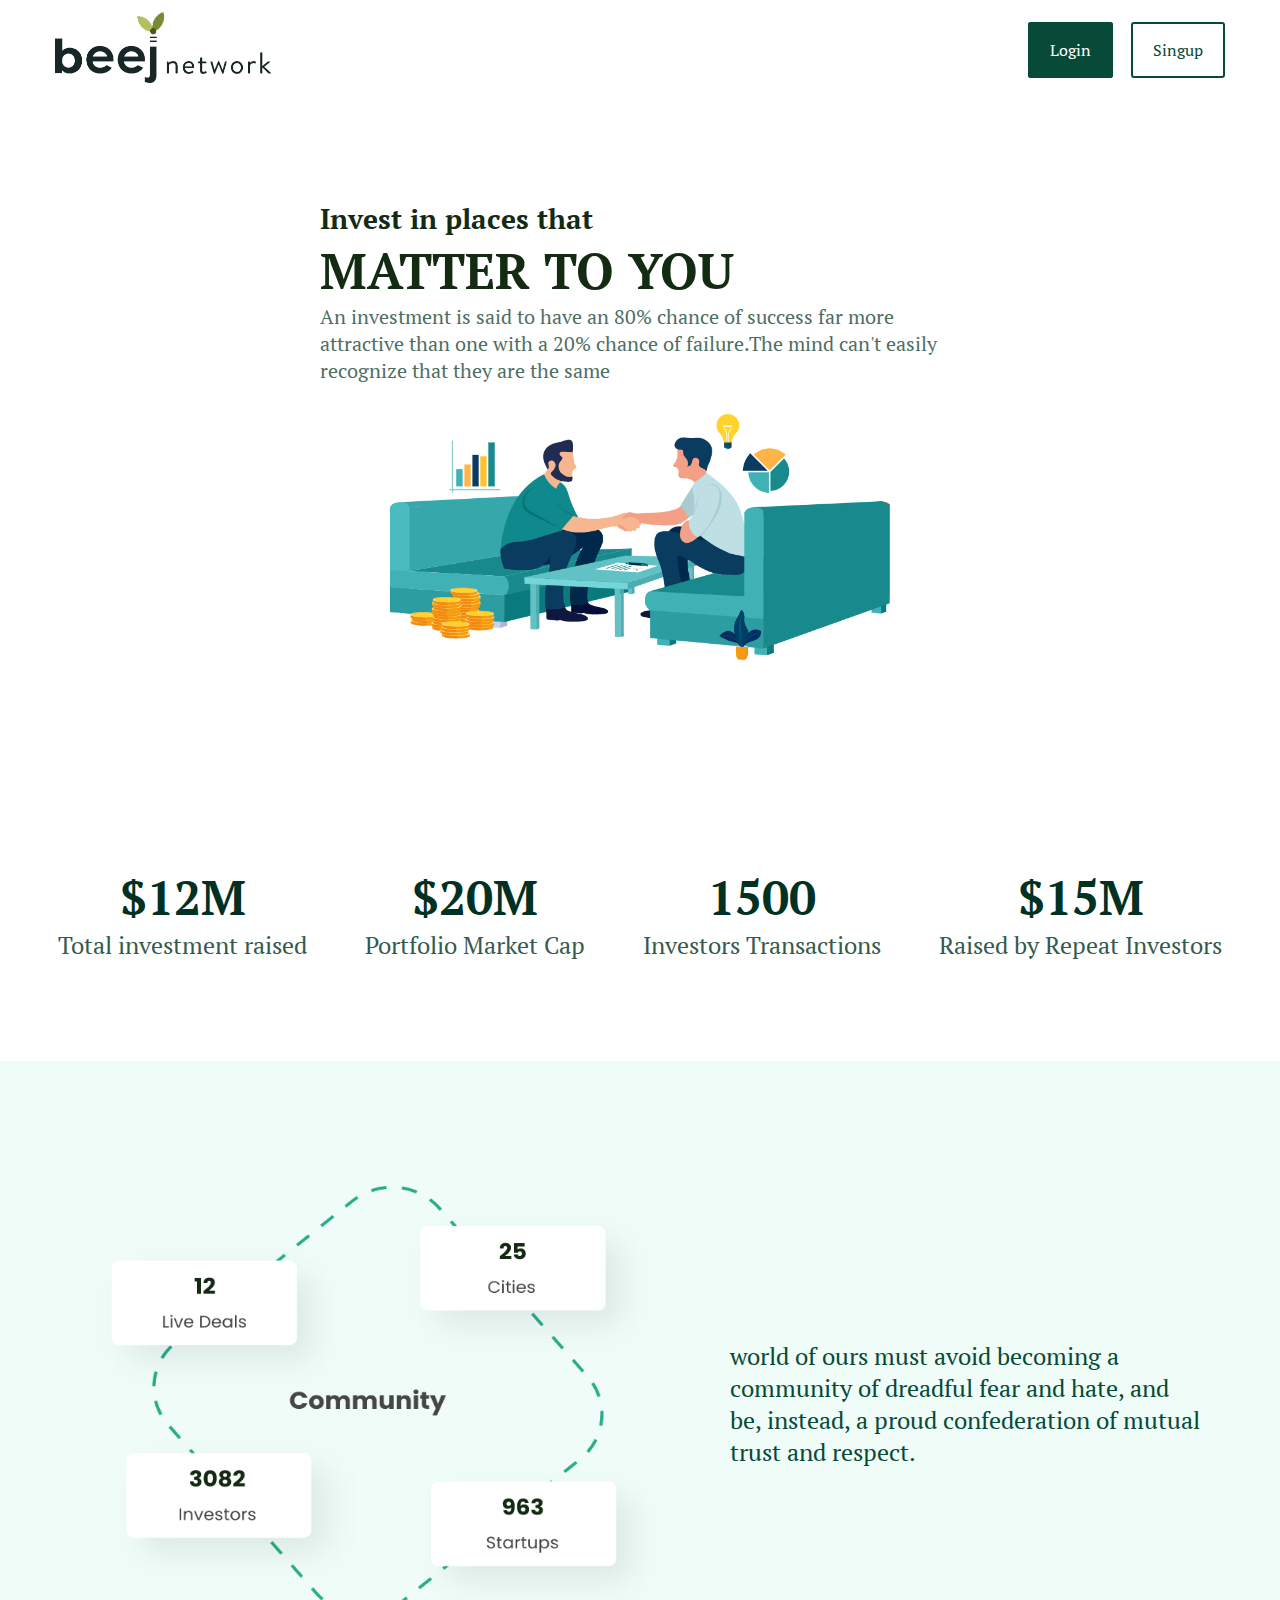
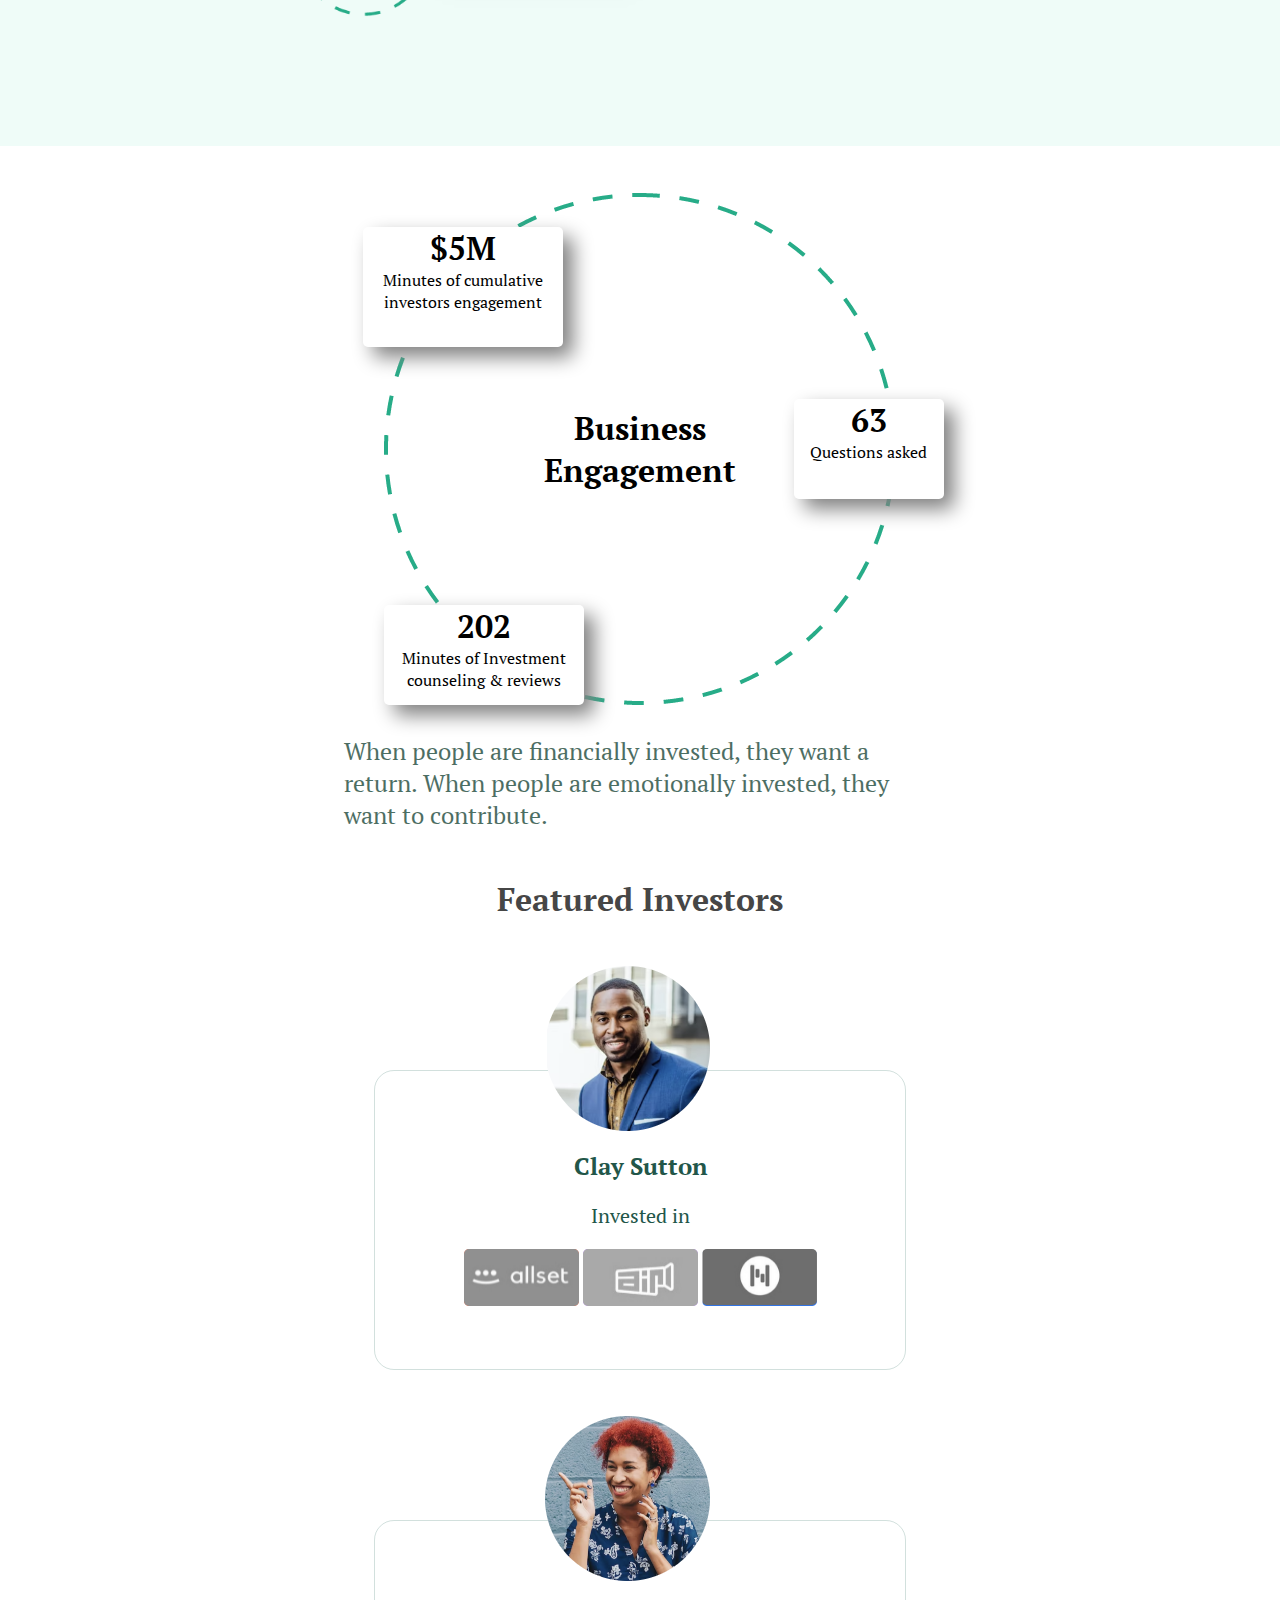
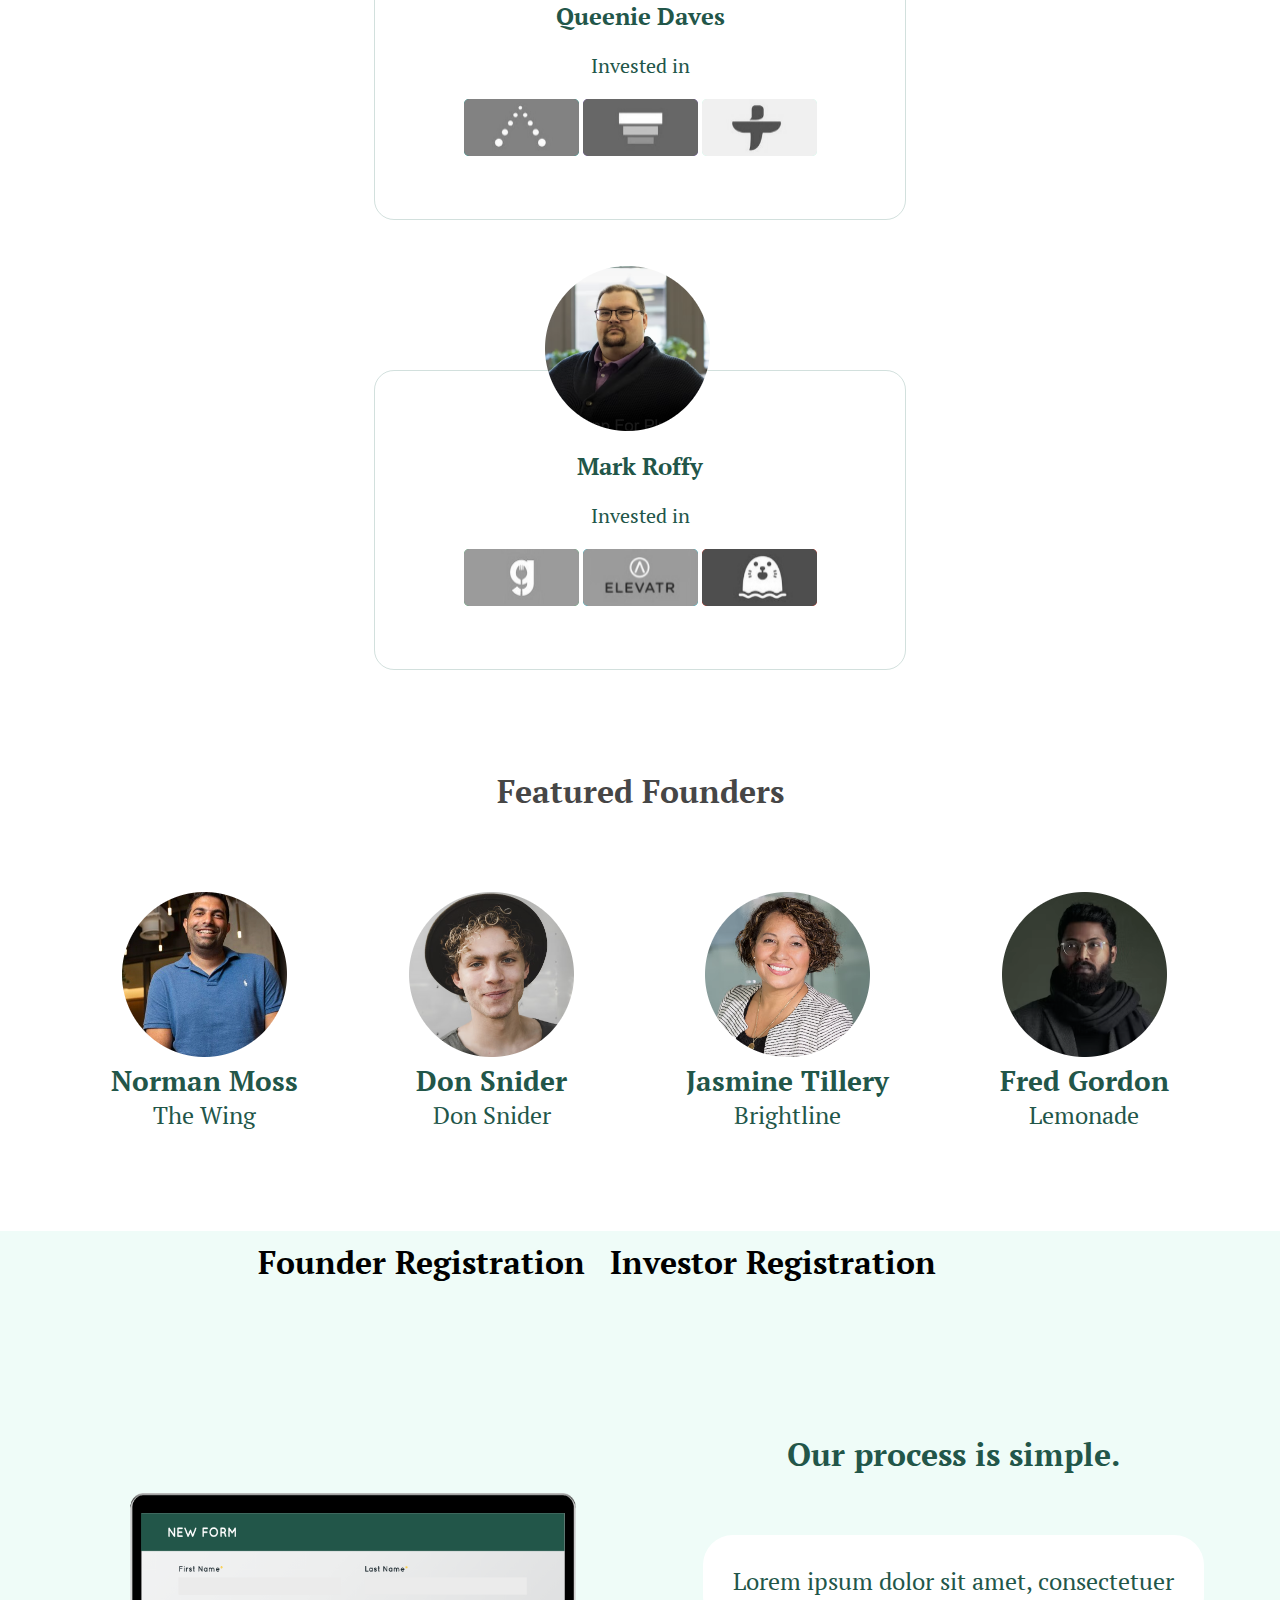
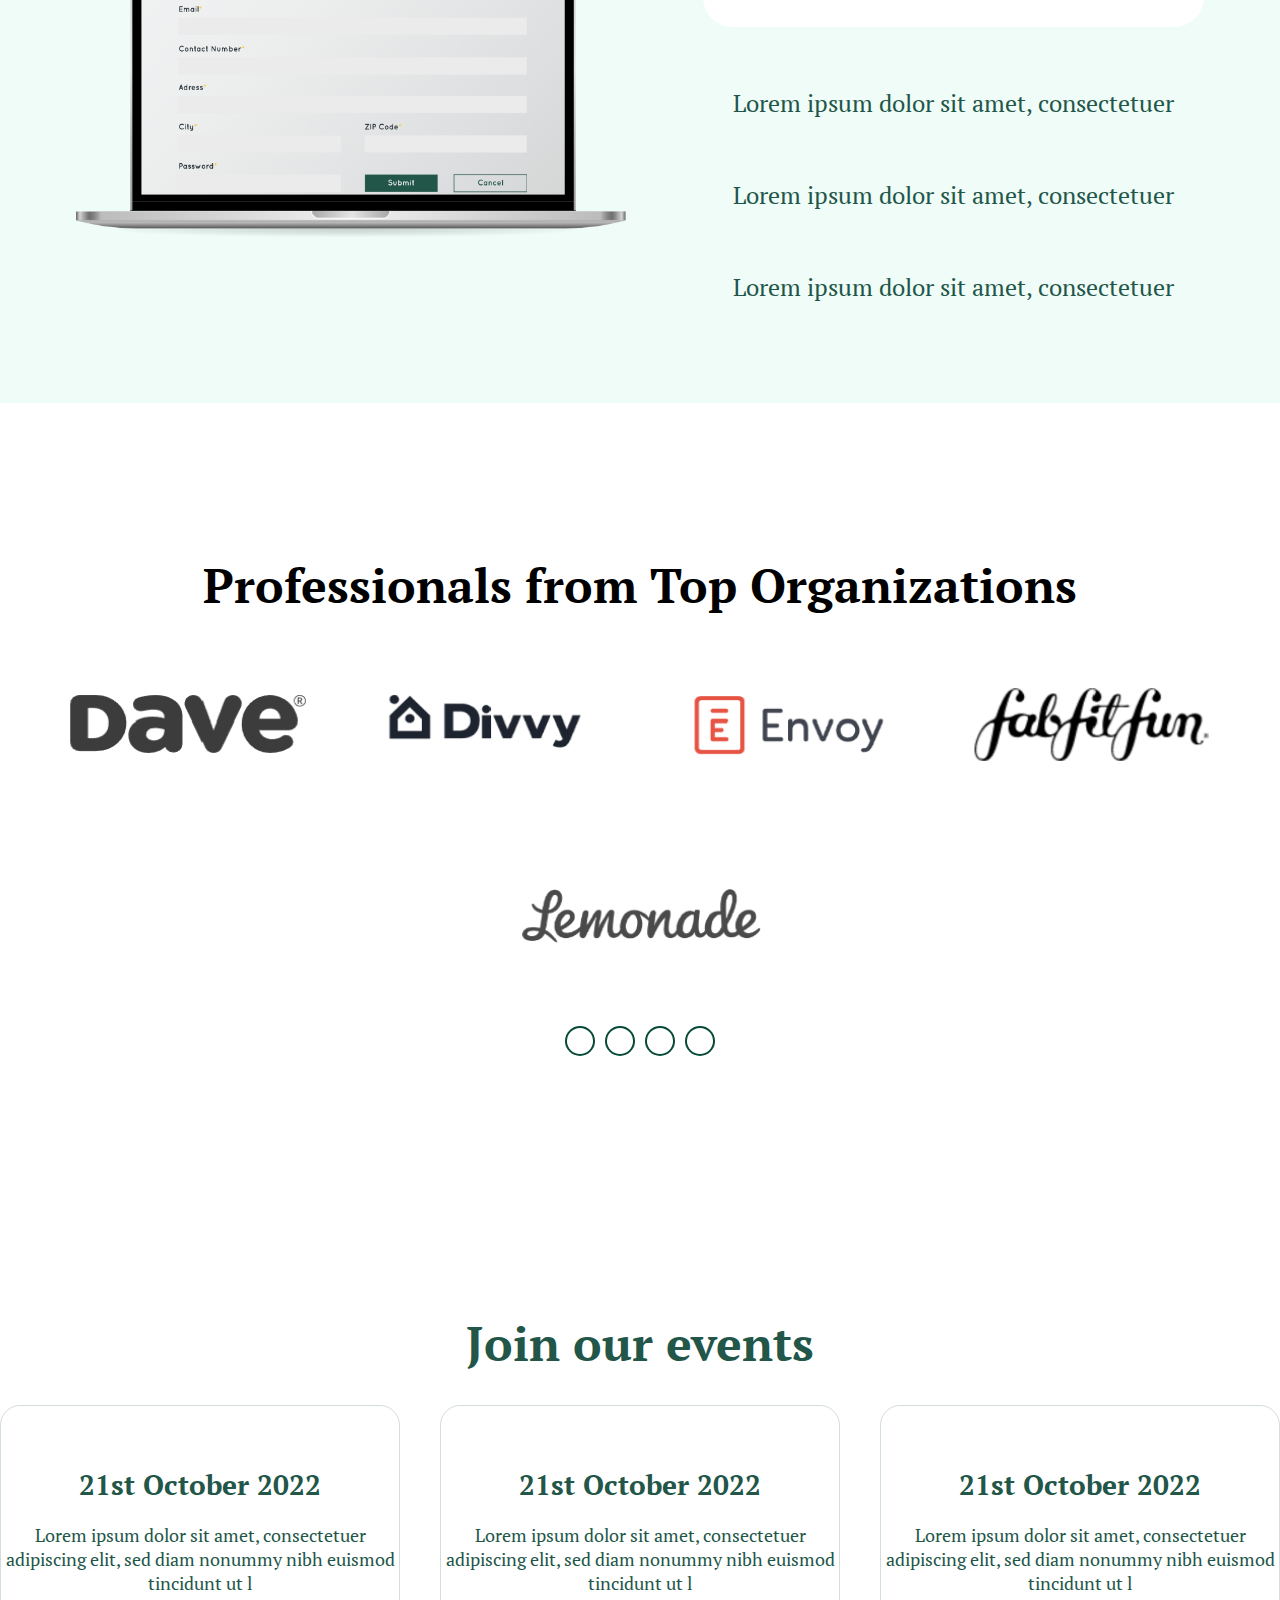
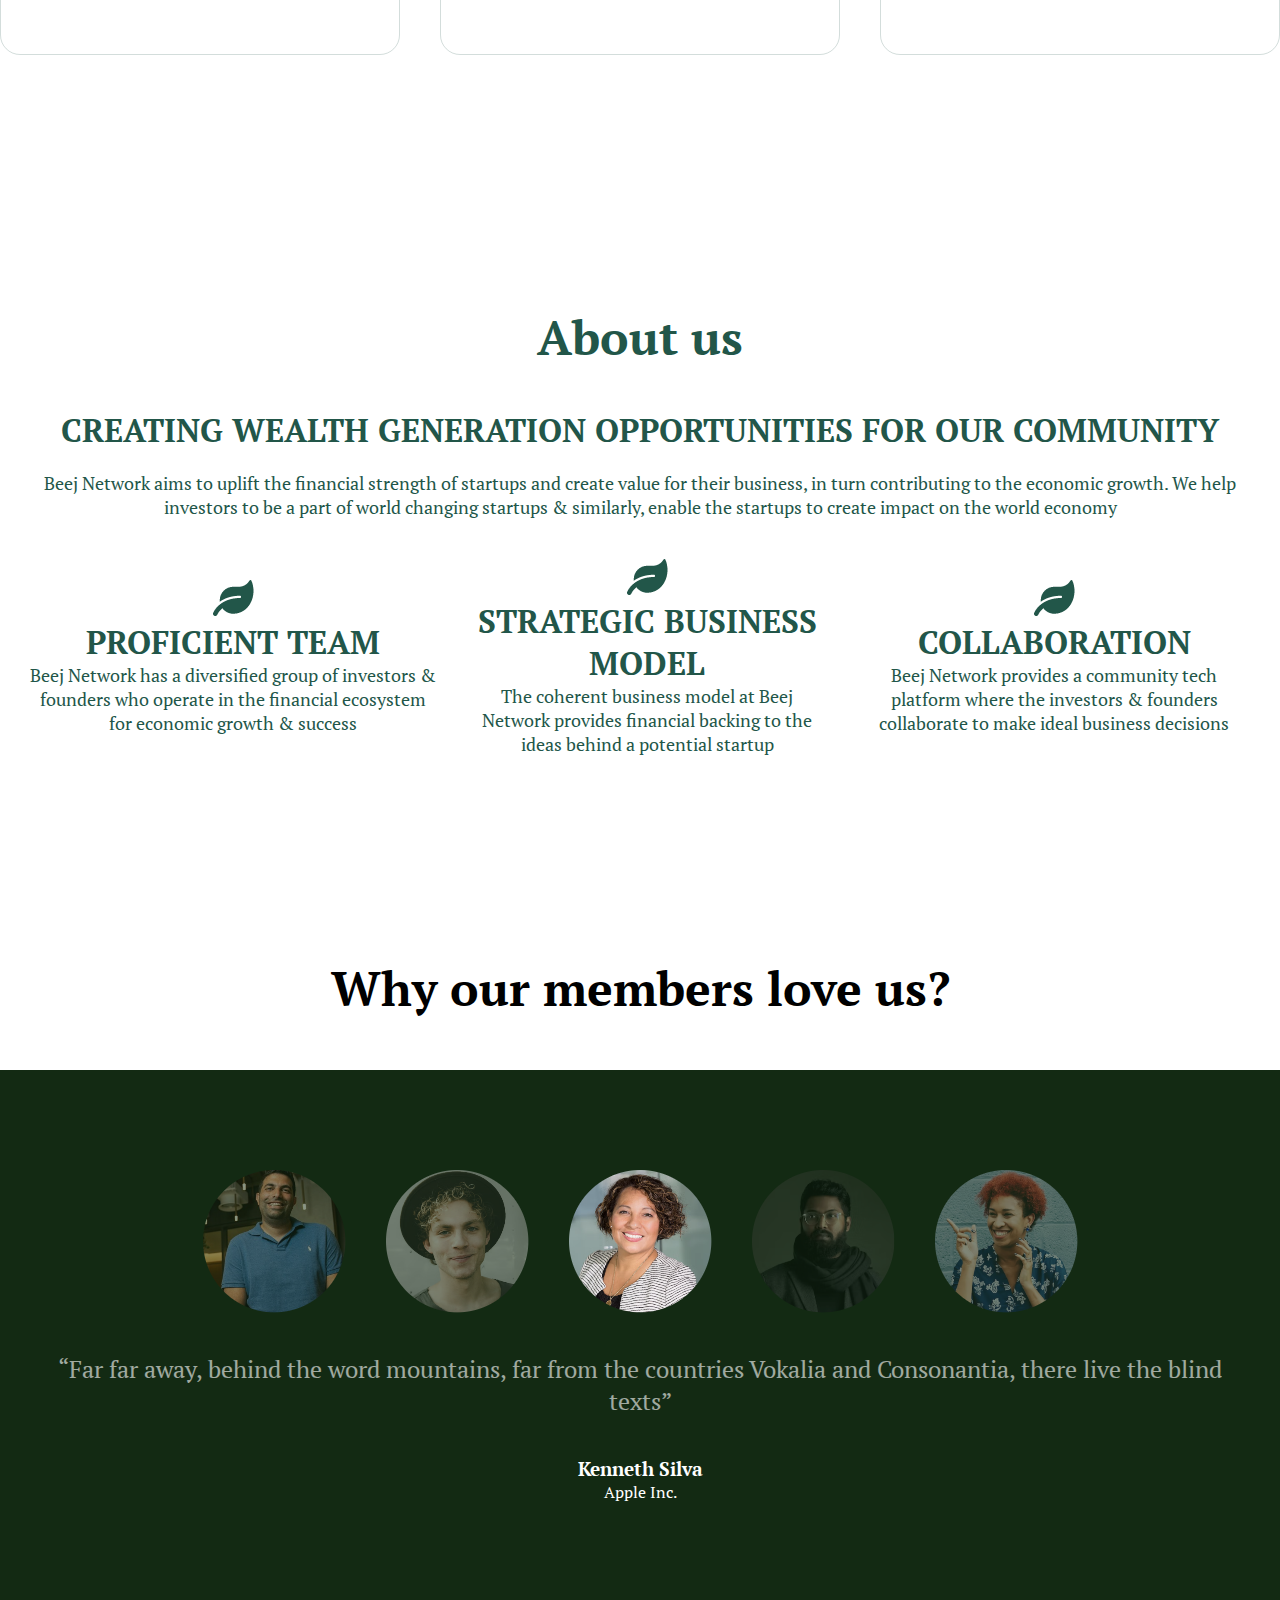
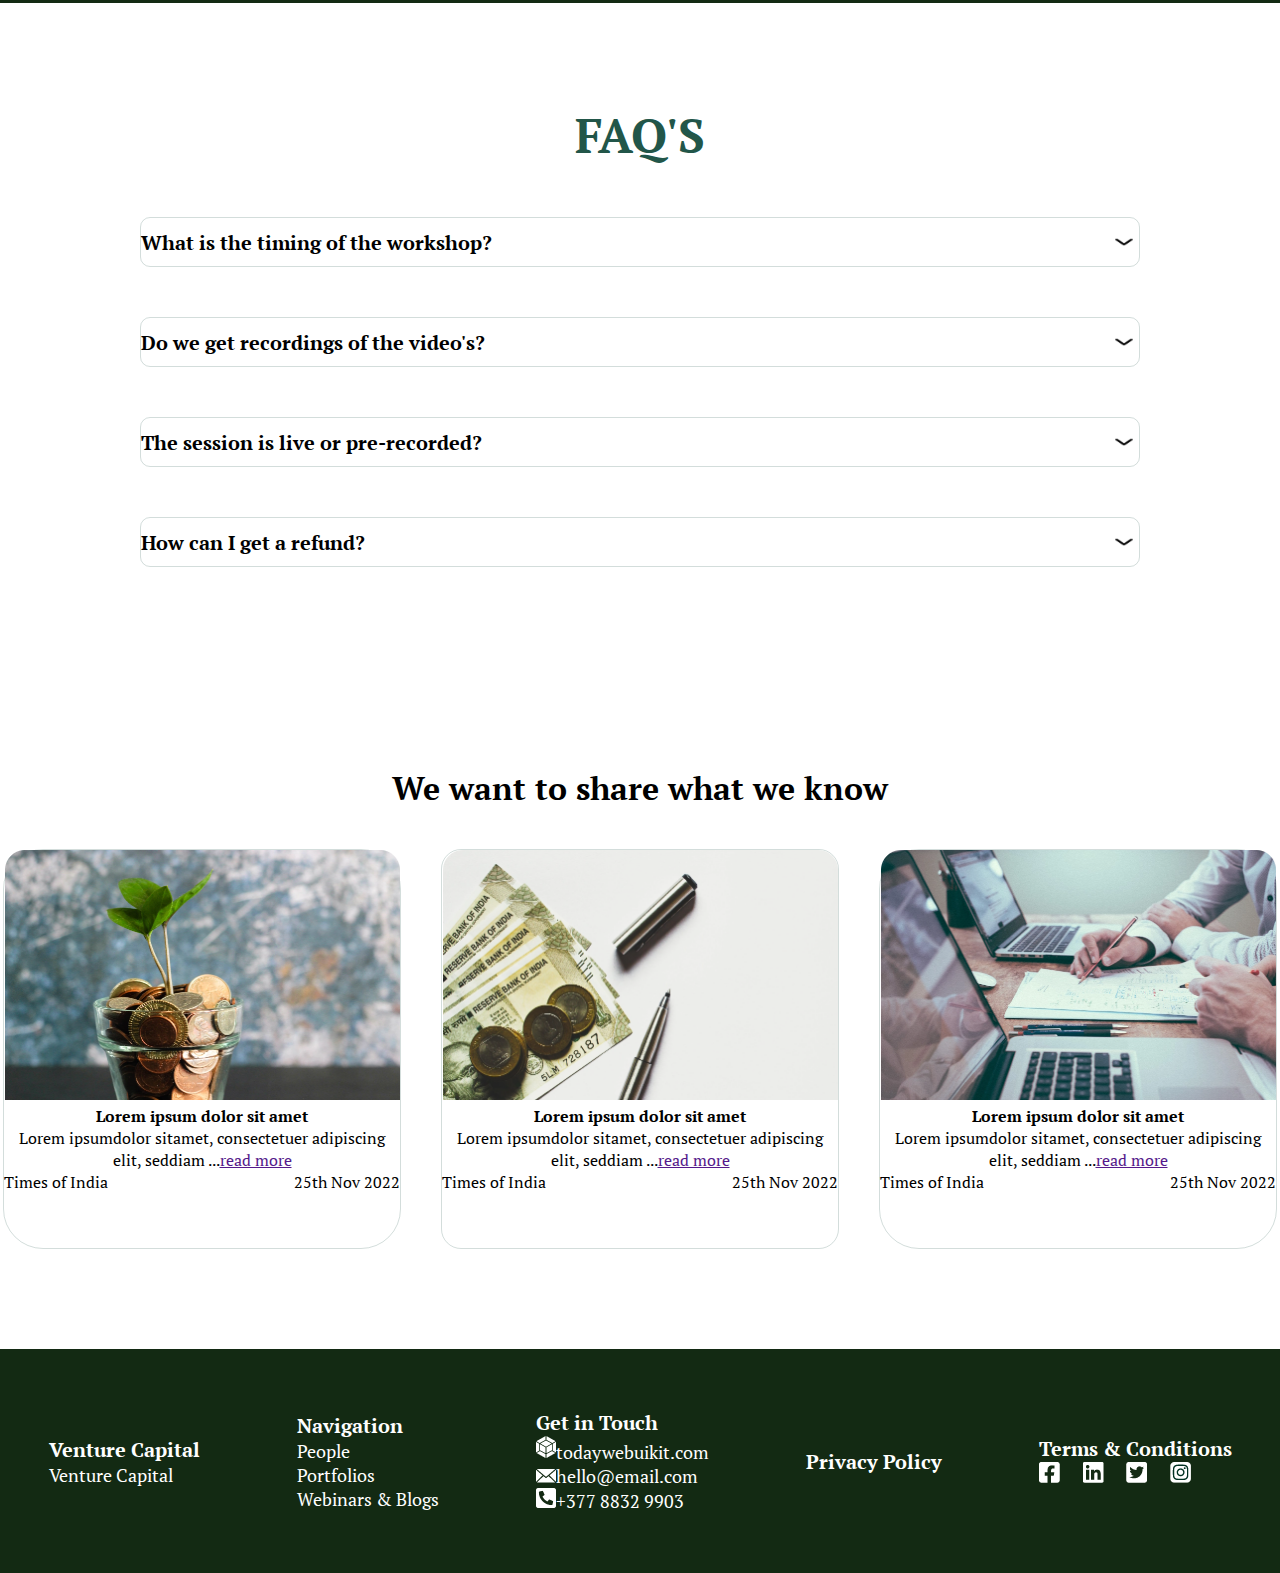
<file: index.html>
<!DOCTYPE html>
<html lang="en">
  <head>
    <meta charset="UTF-8" />
    <meta name="viewport" content="width=device-width, initial-scale=1.0" />
    <title>Document</title>
    <link rel="stylesheet" href="styles.css" />
    <link rel="preconnect" href="https://fonts.googleapis.com" />
    <link rel="preconnect" href="https://fonts.gstatic.com" crossorigin />
    <link
      href="https://fonts.googleapis.com/css2?family=PT+Serif&display=swap"
      rel="stylesheet"
    />
  </head>
  <body>
    <!-- navbar -->
    <div class="navbar">
      <div class="logo">
        <img
          src="/images/MicrosoftTeams-image__27_-removebg-preview.png"
          alt="logo"/>
      </div>
      <div class="bar">
        <div class="login">
          <a href="#">Login</a>
        </div>
        <div class="signup">
          <a href="#">Singup</a>
        </div>
        </div>
        <div class="burger">
          <div class="line1"></div>
          <div class="line2"></div>
          <div class="line3"></div>
        </div>
    </div>
    <!-- start of page -->
    <div class="box">
      <div class="box1">
        <h3>Invest in places that</h3>
        <h1>MATTER TO YOU</h1>
        <p>
          An investment is said to have an 80% chance of success far more
          attractive than one with a 20% chance of failure.The mind can't easily
          recognize that they are the same
        </p>
      </div>
      <div class="box2">
        <img src="/images/Group 16425.png" alt="group meet" />
      </div>
    </div>
    <!-- numbers -->
    <div class="numbers">
      <div class="num1">
        <h1>$12M</h1>
        <p>Total investment raised</p>
      </div>
      <div class="num2">
        <h1>$20M</h1>
        <p>Portfolio Market Cap</p>
      </div>
      <div class="num3">
        <h1>1500</h1>
        <p>Investors Transactions</p>
      </div>
      <div class="num4">
        <h1>$15M</h1>
        <p>Raised by Repeat Investors</p>
      </div>
    </div>
    <!-- community -->
    <div class="community">
      <div class="com1">
        <img src="/images/Group 16908.png" alt="community" />
      </div>
      <div class="com2">
        <p>
          world of ours must avoid becoming a community of dreadful fear and
          hate, and be, instead, a proud confederation of mutual trust and
          respect.
        </p>
      </div>
    </div>
    <!-- business -->
    <div class="business">
      <div class="bus1">
        <p>
          When people are financially invested, they want a return. When people
          are emotionally invested, they want to contribute.
        </p>
      </div>
      <div class="bus2">
        <!-- <img src="/images/Ellipse 34.png" alt="cricle"> -->
        <h1 class="Engagement">Business<br />Engagement</h1>
        <div class="bus3">
          <h1 class="Engagement1">$5M</h1>
          <p class="Engagement2">Minutes of cumulative investors engagement</p>
        </div>
        <div class="bus4">
          <h1 class="Engagement1">202</h1>
          <p class="Engagement2">Minutes of Investment counseling & reviews</p>
        </div>
        <div class="bus5">
          <h1 class="Engagement1">63</h1>
          <p class="Engagement2">Questions asked</p>
        </div>
      </div>
    </div>
    <!-- <h1>Featured Investors</h1> -->
    <div class="heading1">
      <h1>Featured Investors</h1>
    </div>
    <div class="investors">
      <div class="inv1">
        <div class="inv11">
          <img src="/images/Mask Group 5.png" alt="mark" />
        </div>
        <h1 class="tag">Clay Sutton</h1>
        <p class="tag1">Invested in</p>
        <div class="box11">
          <img src="/images/Component 324 – 1.png" alt="#" />
          <img src="/images/Component 325 – 1.png" alt="#" />
          <img src="images/Component 323 – 1.png" alt="#" />
        </div>
      </div>
      <div class="inv2">
        <div class="inv22">
          <img src="/images/Mask Group 6.png" alt="" />
        </div>
        <h1 class="tag">Queenie Daves</h1>
        <p class="tag1">Invested in</p>
        <div class="box22">
          <img src="/images/Component 326 – 1.png" alt="" />
          <img src="/images/Component 327 – 1.png" alt="" />
          <img src="/images/Component 328 – 1.png" alt="" />
        </div>
      </div>
      <div class="inv3">
        <div class="inv33">
          <img src="/images/Mask Group 7.png" alt="" />
        </div>
        <h1 class="tag">Mark Roffy</h1>
        <p class="tag1">Invested in</p>
        <div class="box33">
          <img src="/images/Component 329 – 1.png" alt="" />
          <img src="/images/Component 331 – 1.png" alt="" />
          <img src="/images/Component 332 – 1.png" alt="" />
        </div>
      </div>
    </div>
    <!-- Featured founders -->

    <div class="heading2">
      <h1>Featured Founders</h1>
    </div>

    <div class="founders">
      <div class="found1">
        <img class="found11" src="/images/Mask Group 11.png" alt="" />
        <h1 class="tag2">Norman Moss</h1>
        <p class="tag3">The Wing</p>
      </div>
      <div class="found2">
        <img class="found11" src="/images/Mask Group 10.png" alt="" />
        <h1 class="tag2">Don Snider</h1>
        <p class="tag3">Don Snider</p>
      </div>
      <div class="found3">
        <img class="found11" src="/images/Mask Group 9.png" alt="" />
        <h1 class="tag2">Jasmine Tillery</h1>
        <p class="tag3">Brightline</p>
      </div>
      <div class="found4">
        <img class="found11" src="/images/Mask Group 8.png" alt="" />
        <h1 class="tag2">Fred Gordon</h1>
        <p class="tag3">Lemonade</p>
      </div>
    </div>
    <!-- founders registration  -->
    <div class="founderregistration">
      <div class="heading3">
        <h1>Founder Registration</h1>
        <h1>Investor Registration</h1>
      </div>
      <div class="registration">
        <div class="reg1">
          <img src="/images/newlaptop.c0b64fb40e500ca07fe4.png" alt="" />
        </div>
        <div class="reg2">
          <h1>Our process is simple.</h1>
          <div class="reg22">
            <p>Lorem ipsum dolor sit amet, consectetuer</p>
          </div>
          <p>Lorem ipsum dolor sit amet, consectetuer</p>
          <p>Lorem ipsum dolor sit amet, consectetuer</p>
          <p>Lorem ipsum dolor sit amet, consectetuer</p>
        </div>
      </div>
    </div>
    <!-- Professionals from Top Organizations -->
    <div class="prof">
      <h1>Professionals from Top Organizations</h1>
      <div class="prof1">
        <img src="/images/Mask Group 21.png" alt="" />
        <img src="/images/Mask Group 22.png" alt="" />
        <img src="/images/Mask Group 23.png" alt="" />
        <img src="/images/Mask Group 24.png" alt="" />
        <img src="/images/Mask Group 25.png" alt="" />
      </div>
      <div class="prof2">
        <div class="prof22"></div>
        <div class="prof22"></div>
        <div class="prof22"></div>
        <div class="prof22"></div>
      </div>
    </div>
    <!-- Join our events -->
    <div class="join">
      <h1 class="tag4">Join our events</h1>
      <div class="join1">
        <div class="event1">
          <h1 class="tag5">21st October 2022</h1>
          <p class="tag6">
            Lorem ipsum dolor sit amet, consectetuer adipiscing elit, sed diam
            nonummy nibh euismod tincidunt ut l
          </p>
        </div>
        <div class="event2">
          <h1 class="tag5">21st October 2022</h1>
          <p class="tag6">
            Lorem ipsum dolor sit amet, consectetuer adipiscing elit, sed diam
            nonummy nibh euismod tincidunt ut l
          </p>
        </div>
        <div class="event3">
          <h1 class="tag5">21st October 2022</h1>
          <p class="tag6">
            Lorem ipsum dolor sit amet, consectetuer adipiscing elit, sed diam
            nonummy nibh euismod tincidunt ut l
          </p>
        </div>
      </div>
    </div>
    <!-- About us -->
    <div class="about">
      <div class="us1">
        <h1 class="tag7">About us</h1>
      </div>
      <div class="us2">
        <h1 class="tag8">
          CREATING WEALTH GENERATION OPPORTUNITIES FOR OUR COMMUNITY
        </h1>
        <p class="tag9">
          Beej Network aims to uplift the financial strength of startups and
          create value for their business, in turn contributing to the economic
          growth. We help investors to be a part of world changing startups &
          similarly, enable the startups to create impact on the world economy
        </p>
      </div>
      <div class="us3">
        <div class="us4">
          <img class="tag10" src="/images/Icon awesome-leaf.png" alt="" />
          <h1 class="tag8">PROFICIENT TEAM</h1>
          <p class="tag9">
            Beej Network has a diversified group of investors & founders who
            operate in the financial ecosystem for economic growth & success
          </p>
        </div>
        <div class="us5">
          <img class="tag10" src="/images/Icon awesome-leaf.png" alt="" />
          <h1 class="tag8">STRATEGIC BUSINESS MODEL</h1>
          <p class="tag9">
            The coherent business model at Beej Network provides financial
            backing to the ideas behind a potential startup
          </p>
        </div>
        <div class="us6">
          <img class="tag10" src="/images/Icon awesome-leaf.png" alt="" />
          <h1 class="tag8">COLLABORATION</h1>
          <p class="tag9">
            Beej Network provides a community tech platform where the investors
            & founders collaborate to make ideal business decisions
          </p>
        </div>
      </div>
    </div>
    <!-- Why our members love us? -->
    <div class="heading4">
      <h1>Why our members love us?</h1>
    </div>
    <div class="love">
      <div class="love1">
        <img class="love4" src="/images/Mask Group 40.png" alt="" />
        <img class="love4" src="/images/Mask Group 41.png" alt="" />
        <img class="love4" src="/images/Mask Group 42.png" alt="" />
        <img class="love4" src="/images/Mask Group 43.png" alt="" />
        <img class="love4" src="/images/Mask Group 44.png" alt="" />
      </div>
      <div class="love2">
        <p>
          “Far far away, behind the word mountains, far from the countries
          Vokalia and Consonantia, there live the blind texts”
        </p>
      </div>
      <div class="love3">
        <h3>Kenneth Silva</h3>
        <p>Apple Inc.</p>
      </div>
    </div>
    <!-- FAQ'S -->
    <div class="faq">
      <h1>FAQ'S</h1>
      <div class="faq1">
        <h2 class="tag12">What is the timing of the workshop?</h2>
        <img class="tag11" src="/images/down.png" alt="" />
      </div>
      <div class="faq2">
        <h2 class="tag12">Do we get recordings of the video's?</h2>
        <img class="tag11" src="/images/down.png" alt="" />
      </div>
      <div class="faq3">
        <h2 class="tag12">The session is live or pre-recorded?</h2>
        <img class="tag11" src="/images/down.png" alt="" />
      </div>
      <div class="faq4">
        <h2 class="tag12">How can I get a refund?</h2>
        <img class="tag11" src="/images/down.png" alt="" />
      </div>
    </div>
    <!-- We want to share what we know -->
    <div class="share">
      <h1>We want to share what we know</h1>
      <div class="share1">
        <div class="share2">
          <img class="tag13" src="/images/Mask Group 66.png" alt="" />
          <h4>Lorem ipsum dolor sit amet</h4>
          <p>
            Lorem ipsumdolor sitamet, consectetuer adipiscing elit, seddiam
            ...<a href="">read more</a>
          </p>
          <div class="share5">
            <p>Times of India</p>
            <p>25th Nov 2022</p>
          </div>
        </div>
        <div class="share3">
          <img class="tag13" src="/images/Mask Group 65.png" alt="" />
          <h4>Lorem ipsum dolor sit amet</h4>
          <p>
            Lorem ipsumdolor sitamet, consectetuer adipiscing elit, seddiam
            ...<a href="">read more</a>
          </p>
          <div class="share5">
            <p>Times of India</p>
            <p>25th Nov 2022</p>
          </div>
        </div>
        <div class="share4">
          <img class="tag13" src="/images/Mask Group 64.png" alt="" />
          <h4>Lorem ipsum dolor sit amet</h4>
          <p>
            Lorem ipsumdolor sitamet, consectetuer adipiscing elit, seddiam
            ...<a href="">read more</a>
          </p>
          <div class="share5">
            <p>Times of India</p>
            <p>25th Nov 2022</p>
          </div>
        </div>
      </div>
    </div>
     <!-- footer -->
     <div class="footer">
      <div class="footer1">
        <h4>Venture Capital</h4>
        <p>Venture Capital</p>
      </div>
      <div class="footer2">
        <h4>Navigation</h4>
        <p>People</p>
        <p>Portfolios</p>
        <p>Webinars & Blogs</p>
      </div>
      <div class="footer3">
        <h4>Get in Touch</h4>
        <p><img src="/images/Icon simple-webpack.png" alt="#">todaywebuikit.com</p>
        <p><img src="/images/Icon zocial-email.png" alt="#">hello@email.com</p>
        <p><img src="/images/Icon awesome-phone-square-alt.png" alt="">+377 8832 9903</p>
      </div>
      <div class="footer4">
        <h4>Privacy Policy</h4>
      </div>
      <div class="footer5">
        <h4>Terms & Conditions</h4>
        <img src="/images/Group 31.png" alt="#">
      </div>
     </div>
     <section>
      <div></div>
     </section>
  </body>
</html>
</file>
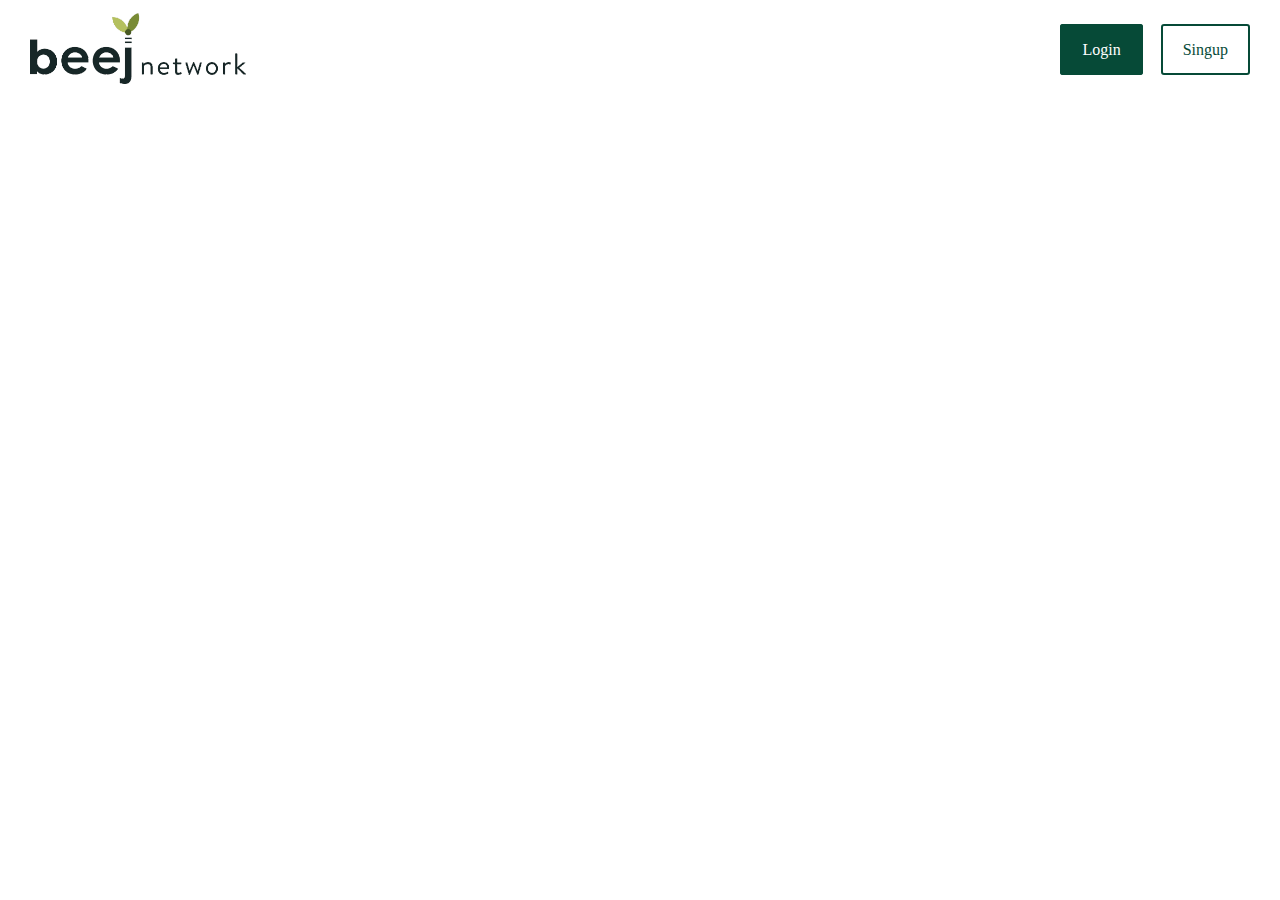
<file: index1.html>
<!DOCTYPE html>
<html lang="en">
  <head>
    <meta charset="UTF-8" />
    <meta name="viewport" content="width=device-width, initial-scale=1.0" />
    <title>Document</title>
    <link rel="stylesheet" href="/styles1.css">
  </head>
  <body></body>
</html>
<div class="navbar">
  <div class="logo">
    <img
      src="/images/MicrosoftTeams-image__27_-removebg-preview.png"
      alt="logo"/>
  </div>
  <div class="bar">
    <div class="login">
      <a href="#">Login</a>
    </div>
    <div class="signup">
      <a href="#">Singup</a>
    </div>
    </div>
    <div class="burger">
      <div class="line1"></div>
      <div class="line2"></div>
      <div class="line3"></div>
    </div>
</div>
</file>
<file: styles.css>
* {
  margin: 0;
  padding: 0;
  box-sizing: border-box;
  /* border: 1px solid red; */
}

body {
  font-family: "PT Serif", serif;
}

/* font-family: 'PT Serif', serif; */
.navbar {
  width: 100%;
  height: 100px;
  display: flex;
  justify-content: space-between;
  align-items: center;
  padding: 0px 55px;
}

.navbar .logo img {
  width: 216px;
}

.navbar .bar {
  display: flex;
  justify-content: space-between;
  align-items: center;
  gap: 18px;
}

.navbar .login a {
  text-decoration: none;
  border: 2px solid #064a37;
  background-color: #064a37;
  color: white;
  padding: 15px 20px;
  border-radius: 3px;
}
.navbar .burger{
  display: none;
}

.navbar .signup a {
  text-decoration: none;
  border: 2px solid #064a37;
  color: #064a37;
  padding: 15px 20px;
  border-radius: 3px;
}

.navbar .signup a:hover {
  background-color: #003122;
  color: aliceblue;
}
@media(max-width:700px){
  .navbar {
    padding: 0px 30px;
  }
  .navbar .logo img {
      width: 180px;
    }
    .navbar .bar {
  display: none;
    }
    .navbar .burger{
      display: block;
    }
    .navbar .burger div{
     background-color: #064a37;
     width: 30px;
     height: 3px;
     margin: 3px;

    }
}
@media(max-width:420px){
  .navbar .logo img {
      width: 140px;
    }
}
/* start */
.box{
  width: 100%;
  display: flex;
  justify-content: space-evenly;
  align-items: center;
  padding: 100px 50px;
}
.box1{
  width: 50%;
}
.box1 h3{
font-size: 48px;
color: #132A13;
}
.box1 h1{
  font-size: 72px;
  color: #132A13;
}
.box1 p{
 font-size: 24px;
 color: #003122;
 opacity: 70%;
}
.box2 img{
  width: 829px;
}
@media(max-width:1670px){
  .box1 h3{
      font-size: 35px;
      }
      .box1 h1{
          font-size: 65px;
      }
      .box1 p{
         font-size: 22px;
      }
      .box2 img{
          width: 700px;
      }
}
@media(max-width:1400px){
  .box1 h3{
      font-size: 28px;
      }
      .box1 h1{
          font-size: 50px;
      }
      .box1 p{
         font-size: 20px;
      }
      .box2 img{
          width: 500px;
      }
}
@media(max-width:1400px){
   .box{
      flex-direction: column;
      align-items: center;
      justify-content: center;
      gap: 30px;
      padding: 100px 0px;
   }
}
@media(max-width:880px){
  .box1 h3{
      font-size: 35px;
      }
      .box1 h1{
          font-size: 45px;
      }
      .box1 p{
         font-size: 22px;
      }
      .box2 img{
          width: 500px;
      }
}
 @media(max-width:720px){
  .box1 h3{
      font-size: 28px;
      }
      .box1 h1{
          font-size: 38px;
      }
      .box1 p{
         font-size: 18px;
      }
      .box2 img{
          width: 400px;
      }
}
@media(max-width:620px){
  .box1 h3{
      font-size: 21px;
      }
      .box1 h1{
          font-size: 29px;
      }
      .box1 p{
         font-size: 18px;
      }
      .box2 img{
          width: 350px;
      }
}
@media(max-width:470px){
  .box1 h3{
      font-size: 15px;
      }
      .box1 h1{
          font-size: 21px;
      }
      .box1 p{
         font-size: 18px;
      }
      .box2 img{
          width: 280px;
      } 
}
/* numbers */

.numbers {
  width: 100%;
  display: flex;
  justify-content: space-evenly;
  align-items: center;
  text-align: center;
  padding: 100px 0px;
}

.numbers h1 {
  color: #003122;
  font-size: 48px;
}

.numbers p {
  color: #003122;
  opacity: 80%;
  font-size: 24px;
}

@media (max-width: 1030px) {
  .numbers {
    width: 100%;
    display: flex;
    flex-wrap: wrap;
    justify-content: center;
    align-items: center;
    gap: 20px;
  }
}

@media (max-width: 800px) {
  .numbers h1 {
    font-size: 28px;
  }

  .numbers p {
    font-size: 18px;
  }
}

/* cummunity */

.community {
  width: 100%;
  display: flex;
  justify-content: space-around;
  align-items: center;
  gap: 50px;
  background: #effcf8;
  padding: 100px 80px;
}

.com1 img {
  width: 600px;
  height: 480px;
}
.com2 p {
  color: #064a37;
  font-size: 24px;
  /* width: 50%; */
}

@media (max-width: 820px) {
  .community {
    display: flex;
    flex-direction: column;
    gap: 30px;
    padding: 100px 0px;
  }

  .com1 img {
    width: 500px;
    height: 380px;
  }
}

@media (max-width: 510px) {
  .com1 img {
    width: 320px;
    height: 200px;
  }
  .com2 p{
   font-size: 18px;
   text-align: center;
  }
}

/* .business */

.business {
  display: flex;
  justify-content: space-evenly;
  align-items: center;
  padding: 47px;
}
.bus1 {
  width: 50%;
}

.bus1 p {
  color: #003122;
  opacity: 70%;
  font-size: 24px;
}

.bus2 {
  background-image: url(/images/Ellipse\ 34.png);
  background-repeat: no-repeat;
  background-position: center;
  /* background-size: contain; */
  display: flex;
  align-items: center;
  justify-content: center;
  width: 512px;
  height: 512px;
  position: relative;
}

.Engagement {
  text-align: center;
}

.bus3 {
  display: flex;
  flex-direction: column;
  width: 200px;
  height: 120px;
  background-color: white;
  position: absolute;
  bottom: 70%;
  right: 65%;
  text-align: center;
  box-shadow: 10px 10px 20px grey;
  border-radius: 5px;
}

.bus4 {
  width: 200px;
  height: 100px;
  background-color: white;
  text-align: center;
  position: absolute;
  bottom: 0%;
  left: 0%;
  box-shadow: 10px 10px 20px grey;
  border-radius: 5px;
}

.bus5 {
  width: 150px;
  height: 100px;
  position: absolute;
  left: 80%;
  background-color: white;
  text-align: center;
  box-shadow: 10px 10px 20px grey;
  border-radius: 5px;
}

@media (max-width: 1625px) {
  .business {
    display: flex;
    flex-direction: column-reverse;
    gap: 30px;
  }
  .bus1 {
    width: 50%;
  }
}

@media (max-width: 800px) {
  .bus2 {
    background-image: url(/images/Ellipse\ 34.png);
    background-size: contain;
    background-position: center;
  }

  .bus3 {
    width: 150px;
    height: 150px;
  }

  .bus4 {
    width: 150px;
    height: 150px;
  }

  .bus5 {
    width: 150px;
    height: 80px;
  }
}

@media (max-width: 650px) {
  .bus2 {
    width: 100%;
    background-image: url(/images/Ellipse\ 34.png);
    background-size: 300px;
    background-repeat: no-repeat;
    background-position: center;
  }
  .bus1 p {
    font-size: 18px;
  }

  .bus3 {
    width: 100px;
    height: 100px;
    left: 20%;
    top: 18%;
  }

  .bus4 {
    width: 100px;
    height: 100px;
    left: 30%;
    bottom: 15%;
  }

  .bus5 {
    width: 80px;
    height: 80px;
    left: 70%;
  }

  .Engagement {
    font-size: 18px;
  }

  .Engagement1 {
    font-size: 18px;
  }

  .Engagement2 {
    font-size: 12px;
  }
}
@media (max-width: 500px) {
  .bus2 {
    width: 100%;
    background-image: url(/images/Ellipse\ 34.png);
    background-size: 260px;
    background-repeat: no-repeat;
    background-position: center;
    padding: 0px;
  }

  .bus3 {
    width: 100px;
    height: 100px;
    left: 20%;
    top: 18%;
  }

  .bus4 {
    width: 100px;
    height: 100px;
    left: 30%;
    bottom: 15%;
  }

  .bus5 {
    width: 80px;
    height: 80px;
    left: 80%;
  }
}


/* Featured Investors  */
.heading1 {
  text-align: center;
  color: #464646;
  padding: 0px 0px 150px 0px;
}

.investors {
  width: 100%;
  /* padding: 200px; */
  display: flex;
  align-items: center;
  justify-content: space-around;
  position: relative;
  gap: 40px;
}

.inv1 {
  width: 532px;
  height: 300px;
  border: 1px solid #1f635733;
  border-radius: 20px;
  text-align: center;
  position: relative;
  display: flex;
  flex-direction: column;
  justify-content: center;
  align-items: center;
  gap: 20px;
}

.tag {
  color: #225649;
  font-size: 24px;
}

.tag1 {
  color: #225649;
  font-size: 20px;
}

.inv11 img {
  width: 165px;
  height: 165px;
  position: absolute;
  left: 32%;
  bottom: 80%;
}

.box11 img {
  width: 115px;
  height: 57px;
}

.inv2 {
  width: 532px;
  height: 300px;
  border: 1px solid #1f635733;
  border-radius: 20px;
  text-align: center;
  display: flex;
  flex-direction: column;
  justify-content: center;
  align-items: center;
  gap: 20px;
  position: relative;
}

.inv22 img {
  width: 165px;
  height: 165px;
  position: absolute;
  left: 32%;
  bottom: 80%;
}

.box22 img {
  width: 115px;
  height: 57px;
}

.inv3 {
  width: 532px;
  height: 300px;
  border: 1px solid #1f635733;
  border-radius: 20px;
  text-align: center;
  display: flex;
  flex-direction: column;
  justify-content: center;
  align-items: center;
  gap: 20px;
  position: relative;
}

.inv33 img {
  width: 165px;
  position: absolute;
  left: 32%;
  bottom: 80%;
}

.box33 img {
  width: 115px;
  height: 57px;
}

@media (max-width: 1600px) {
  .investors {
    width: 100%;
    display: flex;
    flex-direction: column;
    justify-content: space-between;
    gap: 150px;
  }
}

@media (max-width: 700px) {
  .inv1 {
    width: 350px;
    height: 250px;
  }

  .inv2 {
    width: 350px;
    height: 250px;
  }

  .inv3 {
    width: 350px;
    height: 250px;
  }

  .inv11 img {
    width: 120px;
    height: 120px;
  }

  .inv22 img {
    width: 100px;
    height: 100px;
  }

  .inv33 img {
    width: 100px;
    height: 100px;
  }

  .box11 img {
    width: 100px;
    height: 50px;
  }

  .box22 img {
    width: 100px;
    height: 50px;
  }

  .box33 img {
    width: 100px;
    height: 50px;
  }
}

@media (max-width: 430px) {
  .investors {
    width: 100%;
  }

  .inv1 {
    width: 300px;
    height: 220px;
  }

  .inv2 {
    width: 300px;
    height: 220px;
  }

  .inv3 {
    width: 300px;
    height: 220px;
  }

  .inv11 img {
    width: 90px;
    height: 90px;
  }

  .inv22 img {
    width: 90px;
    height: 90px;
  }

  .inv33 img {
    width: 90px;
    height: 90px;
  }

  .box11 img {
    width: 80px;
    height: 40px;
  }

  .box22 img {
    width: 80px;
    height: 40px;
  }

  .box33 img {
    width: 80px;
    height: 40px;
  }
}

/* Featured founders */
.heading2 h1 {
  text-align: center;
  color: #464646;
  padding: 100px 0px 80px 0px;
}

.founders {
  width: 100%;
  display: flex;
  justify-content: space-evenly;
  align-items: center;
  text-align: center;
  padding: 0px 0px 100px 0px;
}

.tag2 {
  color: #225649;
  font-size: 28px;
}

.tag3 {
  color: #225649;
  font-size: 24px;
}

.found11 {
  width: 165px;
  height: 165px;
}

@media (max-width: 880px) {
  .founders {
    display: flex;
    flex-wrap: wrap;
    justify-content: center;
    align-items: center;
    gap: 100px;
  }

  .heading2 h1 {
    font-size: 28px;
  }
}

/* founders registration */
.founderregistration {
  background-color: #effcf8;
}

.heading3 {
  display: flex;
  justify-content: start;
  align-items: center;
  gap: 25px;
  padding: 10px 0px 50px 258px;
}

.registration {
  width: 100%;
  display: flex;
  align-items: center;
  justify-content: space-evenly;
  padding: 0px 50px;
  gap: 30px;
}

.reg1 img {
  width: 880px;
  height: 536px;
}

.reg2 {
  display: flex;
  flex-direction: column;
  justify-content: center;
  gap: 60px;
  text-align: center;
}

.reg2 h1 {
  font-size: 32px;
  color: #225649;
}

.reg2 p {
  font-size: 28px;
  color: #225649;
}

.reg22 {
  background-color: white;
  padding: 30px;
  border-radius: 30px;
}
@media(max-width:1550px){
  .registration {
  padding: 100px 30px;
}
.reg1 img {
  width: 550px;
  height: 345px;
}
.reg2 p {
  font-size: 24px;
  color: #225649;
}
}
@media(max-width:1440px){
  .registration {
  padding: 100px 30px;
}
.reg1 img {
  width: 550px;
  height: 345px;
}
.reg2 p {
  font-size: 24px;
  color: #225649;
}
}

@media (max-width: 1200px) {
  .registration {
    width: 100%;
    display: flex;
    flex-direction: column;
  }

  .reg1 img {
    width: 600px;
    height: 345px;
  }
  .heading3 {
    padding: 30px;
  }
  .heading3 h1 {
    font-size: 20px;
    display: flex;
    flex-wrap: wrap;
    text-align: center;
  }
}

@media (max-width: 600px) {
  .reg1 img {
    width: 400px;
    height: 245px;
  }

  .reg2 h1 {
    font-size: 22px;
    color: #225649;
  }

  .reg2 p {
    font-size: 20px;
    color: #225649;
  }
}

@media (max-width: 400px) {
  .reg1 img {
    width: 300px;
    height: 200px;
  }

  .heading3 h1 {
    font-size: 18px;
  }
}
/* Professionals from Top Organizations */
.prof {
  width: 100%;
  display: flex;
  flex-direction: column;
  justify-content: center;
  align-items: center;
  gap: 30px;
  padding: 150px 50px;
}
.prof1 {
  display: flex;
  justify-content: center;
  align-items: center;
  gap: 44px;
}
.prof h1 {
  font-size: 48px;
}
.prof1 img {
  width: 258px;
  height: 150px;
}
.prof2 {
  display: flex;
  justify-content: center;
  align-items: center;
}
.prof22 {
  width: 30px;
  height: 30px;
  border: 2px solid #064a37;
  border-radius: 50%;
  margin: 5px;
}
@media (max-width: 1480px) {
  .prof1 {
    display: flex;
    flex-wrap: wrap;
    justify-content: center;
    align-items: center;
    gap: 44px;
    text-align: center;
  }
}
@media (max-width: 851px) {
  .prof1 img {
    width: 188px;
    height: 90px;
  }
  .prof h1 {
    font-size: 38px;
  }
  .prof22 {
    width: 10px;
    height: 10px;
  }
}
@media (max-width: 700px) {
  .prof h1 {
    font-size: 32px;
  }
}
@media (max-width: 555px) {
  .prof h1 {
    font-size: 25px;
  }
}
@media (max-width: 440px) {
  .prof h1 {
    font-size: 18px;
  }
}
/* Join our events */
.join {
  width: 100%;
  display: flex;
  flex-direction: column;
  justify-content: center;
  align-items: center;
  text-align: center;
  gap: 30px;
  padding: 100px 0px;
}
.join1 {
  display: flex;
  justify-content: space-around;
  align-items: center;
  text-align: center;
  gap: 40px;
}
.event1 {
  width: 400px;
  height: 250px;
  border: 1px solid #22564933;
  border-radius: 20px;
  display: flex;
  justify-content: center;
  flex-direction: column;
  align-items: center;
  text-align: center;
  gap: 20px;
}
.event2 {
  width: 400px;
  height: 250px;
  border: 1px solid #22564933;
  border-radius: 20px;
  display: flex;
  justify-content: center;
  flex-direction: column;
  align-items: center;
  text-align: center;
  gap: 20px;
}
.event3 {
  width: 400px;
  height: 250px;
  border: 1px solid #22564933;
  border-radius: 20px;
  display: flex;
  justify-content: center;
  flex-direction: column;
  align-items: center;
  text-align: center;
  gap: 20px;
}
.tag4 {
  font-size: 48px;
  color: #225649;
}
.tag5 {
  font-size: 28px;
  color: #225649;
}
.tag6 {
  font-size: 18px;
  color: #225649;
}
@media (max-width: 1300px) {
  .join1 {
    display: flex;
    justify-content: center;
    flex-wrap: wrap;
    align-items: center;
    text-align: center;
    gap: 40px;
  }
}
@media (max-width: 800px) {
  .tag4 {
    font-size: 38px;
    color: #225649;
  }
  .tag5 {
    font-size: 22px;
    color: #225649;
  }
  .tag6 {
    font-size: 15px;
    color: #225649;
  }
  .event1 {
    width: 300px;
    height: 180px;
  }
  .event2 {
    width: 300px;
    height: 180px;
  }
  .event3 {
    width: 300px;
    height: 180px;
  }
}
/* About us */
.about {
  width: 100%;
  text-align: center;
  display: flex;
  flex-direction: column;
  gap: 40px;
  padding: 150px 30px;
}
.us2 {
  display: flex;
  justify-content: center;
  flex-direction: column;
  gap: 20px;
}
.us3 {
  display: flex;
  justify-content: center;
  align-items: center;
  gap: 40px;
}
.tag7 {
  font-size: 48px;
  color: #225649;
}
.tag8 {
  font-size: 32px;
  color: #225649;
}
.tag9 {
  font-size: 18px;
  color: #225649;
}
@media(max-width:1000px){
  .us3{
    display: flex;
    flex-wrap: wrap;
    justify-content: center;
    align-items: center;
  }
}
@media (max-width: 800px) {
  .tag10 {
    width: 30px;
  }
  .tag7 {
    font-size: 38px;
  }
  .tag8 {
    font-size: 22px;
  }
  .tag9 {
    font-size: 18px;
  }
  .us3 {
    display: flex;
    flex-direction: column;
  }
}
/* Why our members love us? */
.heading4 h1 {
  text-align: center;
  font-size: 48px;
  padding: 50px 0px 50px 0px;
}
.love {
  width: 100%;
  display: flex;
  flex-direction: column;
  align-items: center;
  gap: 40px;
  background-color: #132a13;
  color: white;
  padding: 100px 30px;
}
.love1 {
  display: flex;
  align-items: center;
  gap: 40px;
}
.love3 {
  text-align: center;
}
.love2 p{
  font-size: 24px;
  opacity: 60%;
  text-align: center;
}
@media(max-width:1250px){
  .love1{
    display: flex;
    flex-wrap: wrap;
    align-items: center;
    justify-content: center;
    /* flex-direction: column; */
  }
  .love2 p{
    font-size: 18px;
  }
}
@media(max-width:890px){
  .love4{
    width: 90px;
    height: 90px;
  }
}
/* FAQ'S */
.faq h1{
 text-align: center;
 color: #225649;
 font-size: 48px;
}
.faq{
  width: 100%;
display: flex;
flex-direction: column;
align-items: center;
gap: 50px;
padding: 100px 0px 100px 0px;
}
.faq1{
  width:1330px;
  height: 80px;
  border: 1px solid #22564933;
  border-radius: 10px;
  display: flex;
  justify-content: space-between;
  align-items: center;

}
.faq2{
  width: 1330px;
  height: 80px;
  border: 1px solid #22564933;
  border-radius: 10px;
  display: flex;
  justify-content: space-between;
  align-items: center;

}
.faq3{
  width: 1330px;
  height: 80px;
  border: 1px solid #22564933;
  border-radius: 10px;
  display: flex;
  justify-content: space-between;
  align-items: center;

}
.faq4{
  width: 1330px;
  height: 80px;
  border: 1px solid #22564933;
  border-radius: 10px;
  display: flex;
  justify-content: space-between;
  align-items: center;

}
@media(max-width:1340px){
  .faq1{
    width: 1000px;
    height: 50px;
  }
  .faq2{
    width: 1000px;
    height: 50px;
  }
  .faq3{
    width: 1000px;
    height: 50px;
  }
  .faq4{
    width: 1000px;
    height: 50px;
  }
  .tag11{
    width: 30px;
    height: 20px;
  }
  .tag12{
    font-size: 20px;
  }
}
@media(max-width:1000px){
  .faq1{
    width: 600px;
    height: 50px;
  }
  .faq2{
    width: 600px;
    height: 50px;
  }
  .faq3{
    width: 600px;
    height: 50px;
  }
  .faq4{
    width: 600px;
    height: 50px;
  }
}
@media(max-width:660px){
  .heading4 h1 {
    font-size: 28px;
  }
  .faq1{
    width: 400px;
    height: 50px;
  }
  .faq2{
    width: 400px;
    height: 50px;
  }
  .faq3{
    width: 400px;
    height: 50px;
  }
  .faq4{
    width: 400px;
    height: 50px;
  }
}
@media(max-width:410px){
  .faq1{
    width: 280px;
    height: 50px;
  }
  .faq2{
    width: 280px;
    height: 50px;
  }
  .faq3{
    width: 280px;
    height: 50px;
  }
  .faq4{
    width: 250px;
    height: 50px;
  }
  .tag12{
    font-size: 16px;
  }
}
/* We want to share what we know */
.share h1{
text-align: center;
}
.tag13{
  width: 395px;
  height: 250px;
}
.share{
  width: 100%;
  display: flex;
  align-items: center;
  flex-direction: column;
  justify-content: center;
  text-align: center;
  gap: 40px;
  padding: 100px 0px ;
}
.share1{
  display: flex;
  align-items: center;
  flex-direction: row;
  gap: 40px;
}
.share2{
  width: 398px;
  height: 400px;
  border: 1px solid #22564933;
  border-radius: 40px;
}
.share3{
  width: 398px;
  height: 400px;
  border: 1px solid #22564933;
  border-radius: 20px;
}
.share4{
  width: 398px;
  height: 400px;
  border: 1px solid #22564933;
  border-radius: 40px;
}
.share5{
  display: flex;
  justify-content: space-between;
  align-items: center;
}
@media(max-width:1310px){
  .share1{
  flex-wrap: wrap;
  justify-content: center;
  align-items: center;
  gap: 40px;
  }
  .share2{
    width: 398px;
    height: 400px;
  }
  .share3{
    width: 398px;
    height: 400px;
  }
  .share4{
    width: 398px;
    height: 400px;
  }
  .tag13{
    width: 395px;
    height: 250px;
  }

}
@media(max-width:420px){
  .share2{
    width: 298px;
    height: 300px;
  }
  .share3{
    width: 298px;
    height: 300px;
  }
  .share4{
    width: 298px;
    height: 300px;
  }
  .tag13{
    width: 295px;
    height: 150px;
  }
  .share h1{
    font-size: 20px;
    }
}
/* footer */
.footer{
  width: 100%;
  display: flex;
  justify-content: space-around;
  align-items: center;
  background-color: #132A13;
  color: white;
  padding: 60px 0px ;
}
.footer h4{
  font-size: 20px;
}
.footer p{
  font-size: 18px;
}
@media(max-width:1000px){
  .footer{
    flex-wrap: wrap;
    align-items: center;
    justify-content: center;
    gap: 30px;
  }
  .footer h4{
    font-size: 18px;
  }
  .footer p{
    font-size: 15px;
  }
}
</file>
<file: styles1.css>
*{
    margin: 0px;
    padding: 0px;
    box-sizing: border-box;
}

.navbar {
    width: 100%;
    height: 100px;
    display: flex;
    justify-content: space-between;
    align-items: center;
    padding: 0px 30px;
  }
  
  .navbar .logo img {
    width: 216px;
  }
  
  .navbar .bar {
    display: flex;
    justify-content: space-between;
    align-items: center;
    gap: 18px;
  }
  
  .navbar .login a {
    text-decoration: none;
    border: 2px solid #064a37;
    background-color: #064a37;
    color: white;
    padding: 15px 20px;
    border-radius: 3px;
  }
  .navbar .burger{
    display: none;
  }
  
  .navbar .signup a {
    text-decoration: none;
    border: 2px solid #064a37;
    color: #064a37;
    padding: 15px 20px;
    border-radius: 3px;
  }
  
  .navbar .signup a:hover {
    background-color: #003122;
    color: aliceblue;
  }
@media(max-width:700px){

    .navbar .logo img {
        width: 180px;
      }
      .navbar .bar {
    display: none;
      }
      .navbar .burger{
        display: block;
      }
      .navbar .burger div{
       background-color: #064a37;
       width: 30px;
       height: 3px;
       margin: 3px;

      }
}
@media(max-width:420px){
    .navbar .logo img {
        width: 140px;
      }
}
</file>
